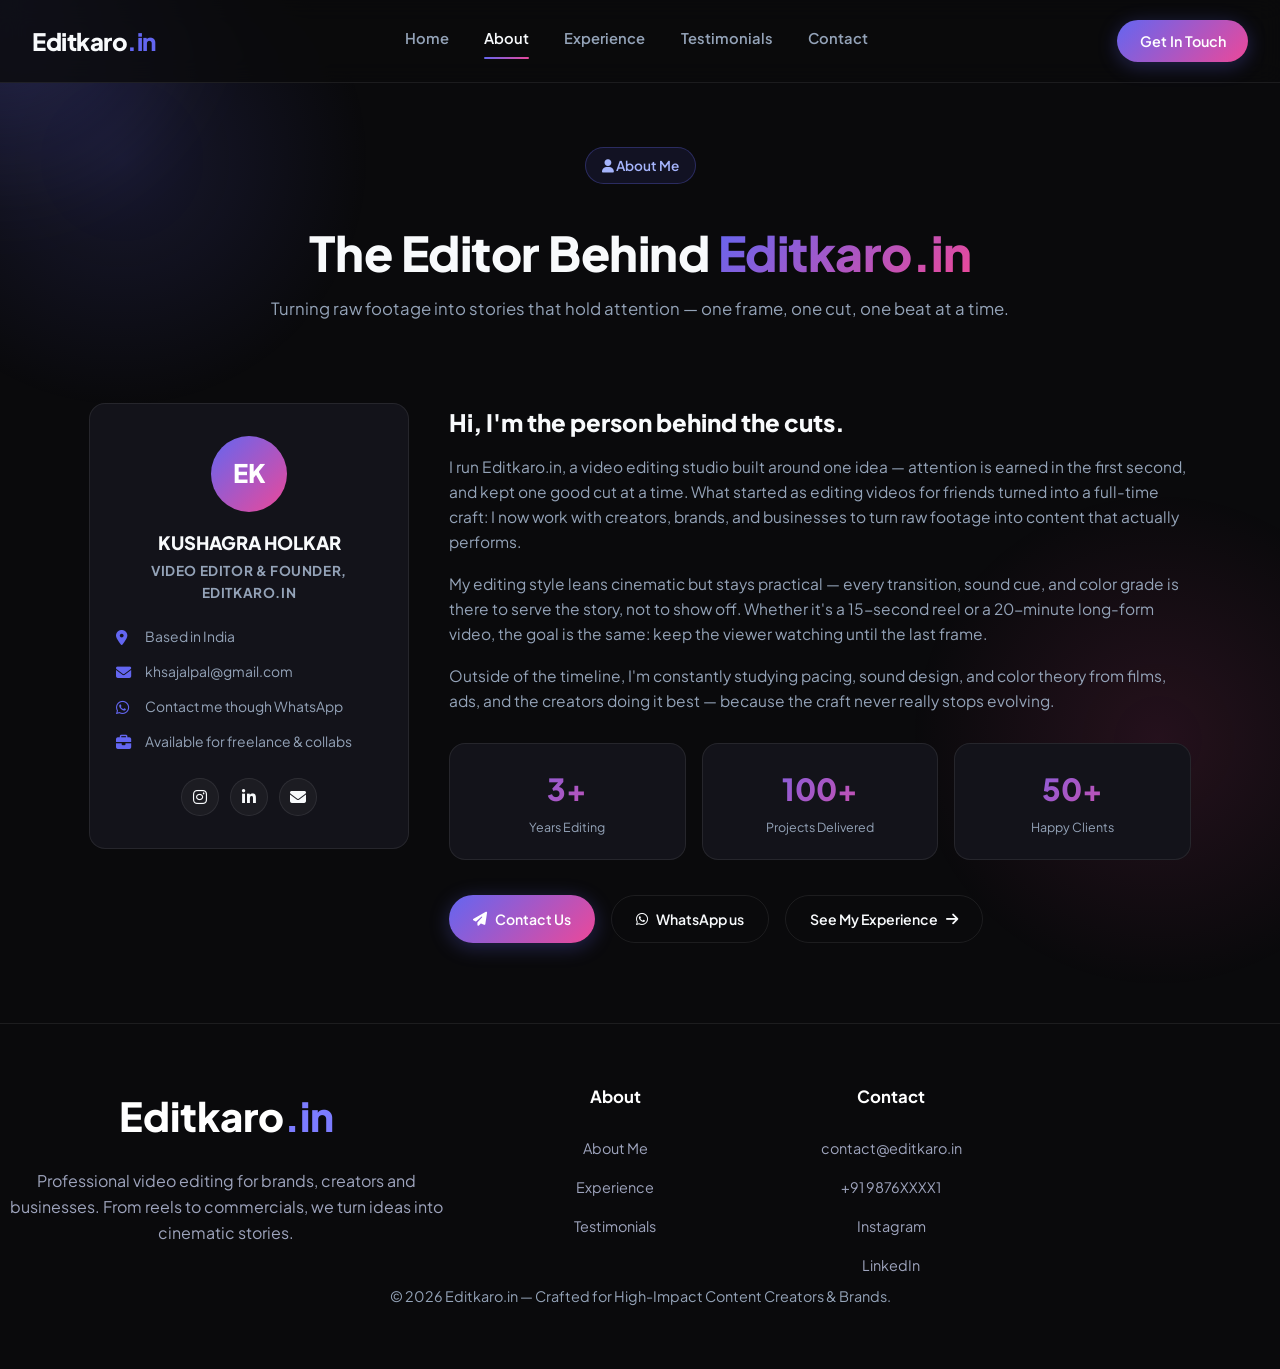
<file: aboutme.html>
<!DOCTYPE html>
<html lang="en">

<head>
  <meta charset="UTF-8" />
  <meta name="viewport" content="width=device-width, initial-scale=1.0" />
  <title>About Me — Editkaro.in</title>

  <link rel="stylesheet" href="https://cdnjs.cloudflare.com/ajax/libs/font-awesome/6.4.0/css/all.min.css" />
  <link href="https://fonts.googleapis.com/css2?family=Plus+Jakarta+Sans:wght@400;500;600;700;800&display=swap" rel="stylesheet" />

  <link rel="stylesheet" href="style.css">
</head>

<body>

  <div class="glow-1"></div>
  <div class="glow-2"></div>
  <div class="cursor-light"></div>

  <!-- Header -->
  <header>
    <div class="nav-container">
      <a href="index.html" class="logo">Editkaro<span>.in</span></a>
      <nav class="nav-links">
        <a href="index.html">Home</a>
        <a href="aboutme.html" class="active">About</a>
        <a href="experience.html">Experience</a>
        <a href="testimonial.html">Testimonials</a>
        <a href="ContactUs.html">Contact</a>
      </nav>
      <a href="ContactUs.html" class="contact-btn">Get In Touch</a>
    </div>
  </header>

  <!-- Page Hero -->
  <section class="page-hero">
    <div class="hero-badge">
      <i class="fa-solid fa-user"></i>
      About Me
    </div>
    <h1>The Editor Behind <span>Editkaro.in</span></h1>
    <p>
      Turning raw footage into stories that hold attention — one frame, one cut, one beat at a time.
    </p>
  </section>

  <!-- About Content -->
  <main class="about-wrapper">

    <!-- Left: Profile / Personal Info Card -->
    <aside class="about-card">
      <div class="about-avatar">EK</div>
      <div class="about-name"> KUSHAGRA HOLKAR</div>
      <div class="about-role">Video Editor &amp; Founder, Editkaro.in</div>

      <div class="info-list">
        <div class="info-item">
          <i class="fa-solid fa-location-dot"></i>
          <span><!-- Replace with your city/country -->Based in India</span>
        </div>
        <div class="info-item">
          <i class="fa-solid fa-envelope"></i>
          <a href="mailto:khsajalpal@gmail.com">khsajalpal@gmail.com</a>
        </div>
        <div class="info-item">
          <i class="fa-brands fa-whatsapp"></i>
          <a href="https://wa.me/+917607916804" target="_blank">Contact me though WhatsApp</a>
        </div>
        <div class="info-item">
          <i class="fa-solid fa-briefcase"></i>
          <span>Available for freelance &amp; collabs</span>
        </div>
      </div>

      <div class="social-row">
        <a href="https://www.instagram.com/kusgrr/" target="_blank" class="social-icon" aria-label="Instagram">
          <i class="fa-brands fa-instagram"></i>
        </a>
        <a href="https://www.linkedin.com/in/kushagra-holkar/" target="_blank" class="social-icon" aria-label="LinkedIn">
          <i class="fa-brands fa-linkedin-in"></i>
        </a>
        <a href="mailto:khsajalpal@gmail.com" class="social-icon" aria-label="Email">
          <i class="fa-solid fa-envelope"></i>
        </a>
      </div>
    </aside>

    <!-- Right: Bio / Story -->
    <section class="about-content">
      <h2>Hi, I'm the person behind the cuts.</h2>
      <p>
        I run Editkaro.in, a video editing studio built around one idea — attention is earned in the first second,
        and kept one good cut at a time. What started as editing videos for friends turned into a full-time craft:
        I now work with creators, brands, and businesses to turn raw footage into content that actually performs.
      </p>
      <p>
        My editing style leans cinematic but stays practical — every transition, sound cue, and color grade is there
        to serve the story, not to show off. Whether it's a 15-second reel or a 20-minute long-form video, the goal
        is the same: keep the viewer watching until the last frame.
      </p>
      <p>
        Outside of the timeline, I'm constantly studying pacing, sound design, and color theory from films, ads, and
        the creators doing it best — because the craft never really stops evolving.
      </p>

      <div class="stats-row">
        <div class="stat-box">
          <div class="stat-num">3+</div>
          <div class="stat-label">Years Editing</div>
        </div>
        <div class="stat-box">
          <div class="stat-num">100+</div>
          <div class="stat-label">Projects Delivered</div>
        </div>
        <div class="stat-box">
          <div class="stat-num">50+</div>
          <div class="stat-label">Happy Clients</div>
        </div>
      </div>

      <div class="contact-cta">
        <a href="mailto:contact@editkaro.in" class="btn-primary">
          <i class="fa-solid fa-paper-plane"></i> Contact Us
        </a>
        <a href="https://wa.me/+919876XXXX1" target="_blank" class="btn-outline">
          <i class="fa-brands fa-whatsapp"></i> WhatsApp us 
        </a>
        <a href="experience.html" class="btn-outline">
          See My Experience <i class="fa-solid fa-arrow-right"></i>
        </a>
      </div>
    </section>

  </main>

  <!-- Footer -->
  <footer class="footer">
    <div class="footer-grid">

      <div class="footer-about">
        <h3>Editkaro<span>.in</span></h3>
        <p>
          Professional video editing for brands, creators and businesses.
          From reels to commercials, we turn ideas into cinematic stories.
        </p>
      </div>

      <div class="footer-links">
        <h4>About</h4>
        <a href="aboutme.html">About Me</a>
        <a href="experience.html">Experience</a>
        <a href="testimonial.html">Testimonials</a>
      </div>

      <div class="footer-links">
        <h4>Contact</h4>
        <a href="mailto:contact@editkaro.in">contact@editkaro.in</a>
        <a href="https://wa.me/919876XXXX1" target="_blank">+91 9876XXXX1</a>
        <a href="https://www.instagram.com/editkaro.in/" target="_blank">Instagram</a>
        <a href="https://www.linkedin.com/company/editkaro.in/" target="_blank">LinkedIn</a>
      </div>

    </div>

    <p>&copy; 2026 Editkaro.in — Crafted for High-Impact Content Creators &amp; Brands.</p>
  </footer>

  <script>
    // Cursor spotlight background effect (matches index.html)
    const cursorLight = document.querySelector(".cursor-light");
    document.addEventListener("mousemove", (e) => {
      cursorLight.style.left = e.clientX + "px";
      cursorLight.style.top = e.clientY + "px";
    });
  </script>

</body>
</html>
</file>
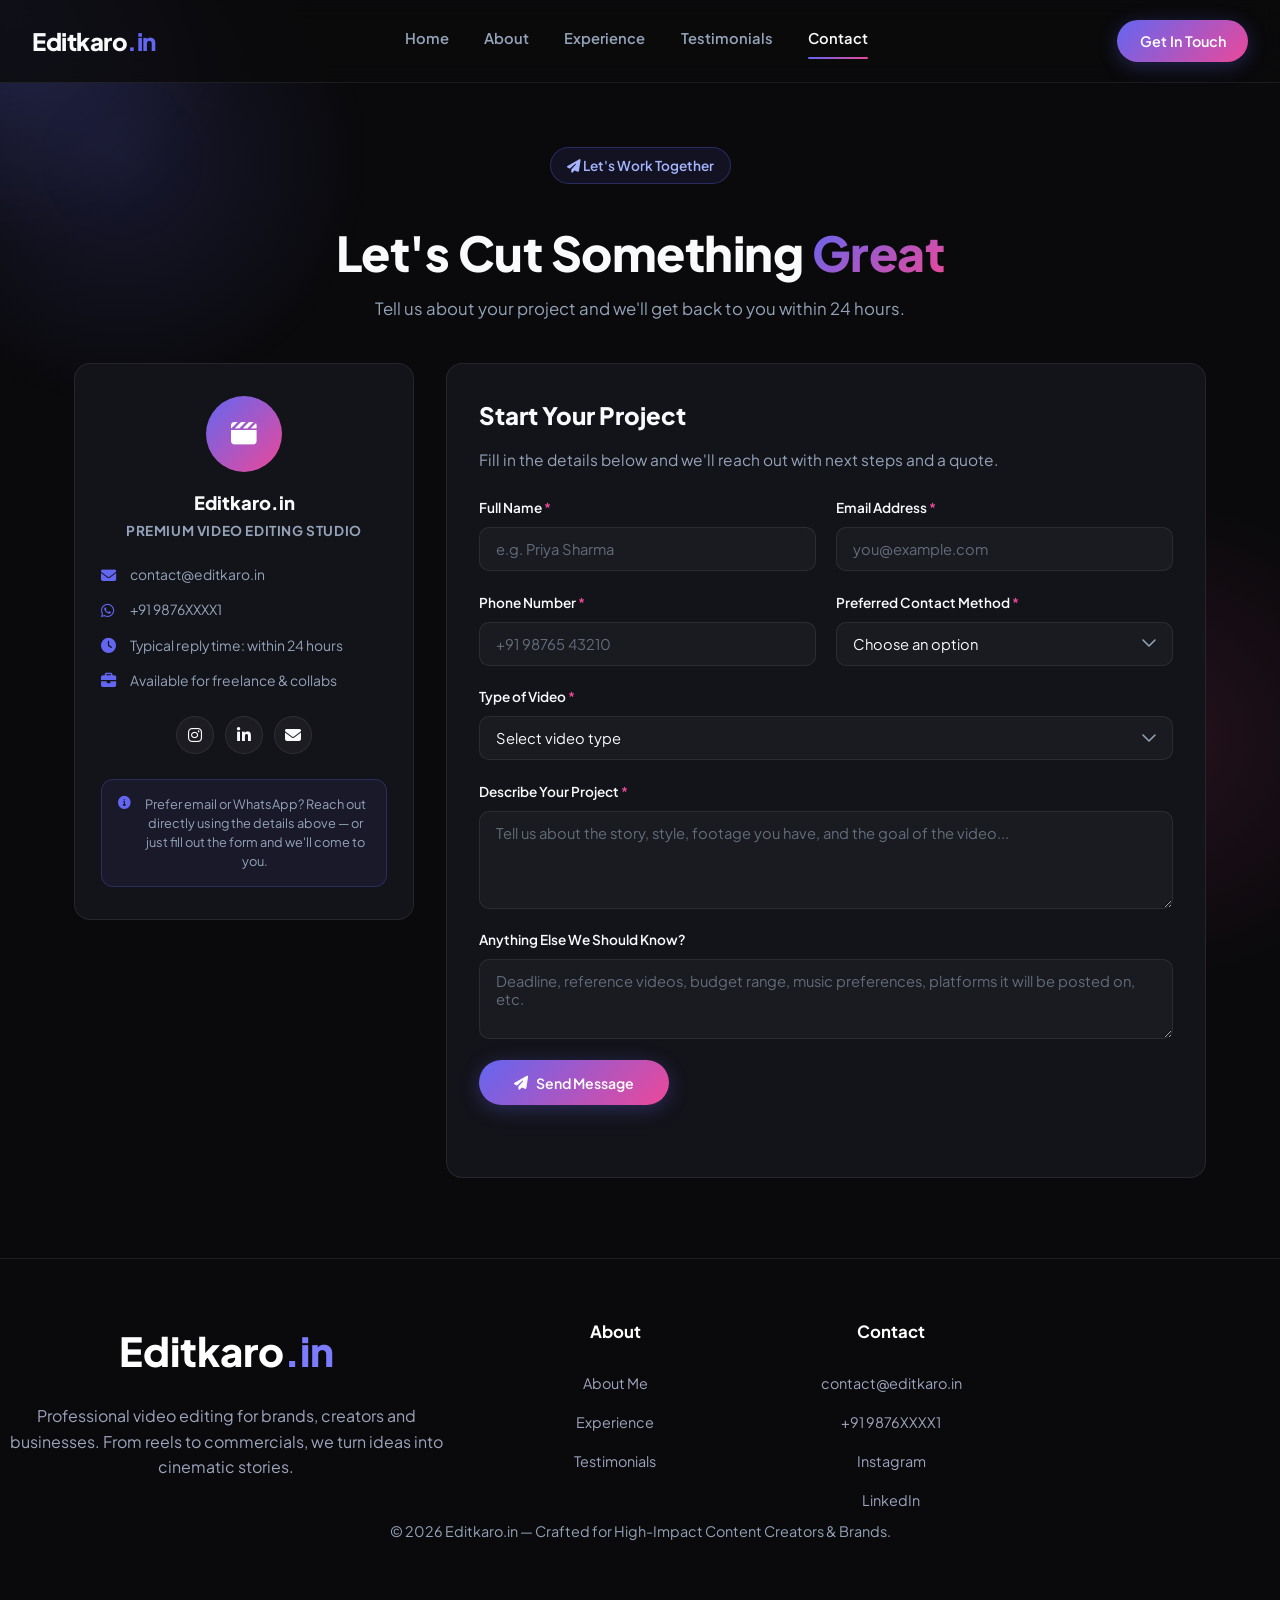
<file: ContactUs.html>
<!DOCTYPE html>
<html lang="en">

<head>
  <meta charset="UTF-8" />
  <meta name="viewport" content="width=device-width, initial-scale=1.0" />
  <title>Contact Us — Editkaro.in</title>

  <link rel="stylesheet" href="https://cdnjs.cloudflare.com/ajax/libs/font-awesome/6.4.0/css/all.min.css" />
  <link href="https://fonts.googleapis.com/css2?family=Plus+Jakarta+Sans:wght@400;500;600;700;800&display=swap" rel="stylesheet" />

  <link rel="stylesheet" href="style.css">
</head>

<body>

  <div class="glow-1"></div>
  <div class="glow-2"></div>
  <div class="cursor-light"></div>

  <!-- Header -->
  <header>
    <div class="nav-container">
      <a href="index.html" class="logo">Editkaro<span>.in</span></a>
      <nav class="nav-links">
        <a href="index.html">Home</a>
        <a href="aboutme.html">About</a>
        <a href="experience.html">Experience</a>
        <a href="testimonial.html">Testimonials</a>
        <a href="ContactUs.html" class="active">Contact</a>
      </nav>
      <a href="ContactUs.html" class="contact-btn">Get In Touch</a>
    </div>
  </header>

  <!-- Page Hero -->
  <section class="page-hero">
    <div class="hero-badge">
      <i class="fa-solid fa-paper-plane"></i>
      Let's Work Together
    </div>
    <h1>Let's Cut Something <span>Great</span></h1>
    <p>
      Tell us about your project and we'll get back to you within 24 hours.
    </p>
  </section>

  <!-- Contact Content -->
  <main class="contact-wrapper">

    <!-- Left: Quick Info Card -->
    <aside class="about-card contact-info-card">
      <div class="about-avatar"><i class="fa-solid fa-clapperboard"></i></div>
      <div class="about-name">Editkaro.in</div>
      <div class="about-role">Premium Video Editing Studio</div>

      <div class="info-list">
        <div class="info-item">
          <i class="fa-solid fa-envelope"></i>
          <a href="mailto:contact@editkaro.in">contact@editkaro.in</a>
        </div>
        <div class="info-item">
          <i class="fa-brands fa-whatsapp"></i>
          <a href="https://wa.me/919876XXXX1" target="_blank">+91 9876XXXX1</a>
        </div>
        <div class="info-item">
          <i class="fa-solid fa-clock"></i>
          <span>Typical reply time: within 24 hours</span>
        </div>
        <div class="info-item">
          <i class="fa-solid fa-briefcase"></i>
          <span>Available for freelance &amp; collabs</span>
        </div>
      </div>

      <div class="social-row">
        <a href="https://www.instagram.com/editkaro.in/" target="_blank" class="social-icon" aria-label="Instagram">
          <i class="fa-brands fa-instagram"></i>
        </a>
        <a href="https://www.linkedin.com/company/editkaro.in/" target="_blank" class="social-icon" aria-label="LinkedIn">
          <i class="fa-brands fa-linkedin-in"></i>
        </a>
        <a href="mailto:contact@editkaro.in" class="social-icon" aria-label="Email">
          <i class="fa-solid fa-envelope"></i>
        </a>
      </div>

      <div class="form-note">
        <i class="fa-solid fa-circle-info"></i>
        Prefer email or WhatsApp? Reach out directly using the details above — or just fill out the form and we'll come to you.
      </div>
    </aside>

    <!-- Right: Contact Form -->
    <section class="about-content contact-form-section">
      <h2>Start Your Project</h2>
      <p>Fill in the details below and we'll reach out with next steps and a quote.</p>

      <form id="contactForm" class="contact-form" novalidate>

        <div class="form-row">
          <div class="form-group">
            <label for="name">Full Name <span class="req">*</span></label>
            <input type="text" id="name" name="name" placeholder="e.g. Priya Sharma" required />
          </div>
          <div class="form-group">
            <label for="email">Email Address <span class="req">*</span></label>
            <input type="email" id="email" name="email" placeholder="you@example.com" required />
          </div>
        </div>

        <div class="form-row">
          <div class="form-group">
            <label for="phone">Phone Number <span class="req">*</span></label>
            <input type="tel" id="phone" name="phone" placeholder="+91 98765 43210" required />
          </div>
          <div class="form-group">
            <label for="preferredContact">Preferred Contact Method <span class="req">*</span></label>
            <select id="preferredContact" name="preferredContact" required>
              <option value="" disabled selected>Choose an option</option>
              <option value="Email">Email</option>
              <option value="Phone Call">Phone Call</option>
              <option value="WhatsApp">WhatsApp</option>
              <option value="Any">No preference</option>
            </select>
          </div>
        </div>

        <div class="form-group">
          <label for="videoType">Type of Video <span class="req">*</span></label>
          <select id="videoType" name="videoType" required>
            <option value="" disabled selected>Select video type</option>
            <option value="Short-Form / Reel">Short-Form / Reel (Under 90s)</option>
            <option value="Long-Form">Long-Form (YouTube / Documentary)</option>
            <option value="Animated">Animated / Motion Graphics</option>
            <option value="Commercial / Ad">Commercial / Ad</option>
            <option value="Color Grading Only">Color Grading Only</option>
            <option value="Other">Other</option>
          </select>
        </div>

        <div class="form-group">
          <label for="description">Describe Your Project <span class="req">*</span></label>
          <textarea id="description" name="description" rows="4" placeholder="Tell us about the story, style, footage you have, and the goal of the video..." required></textarea>
        </div>

        <div class="form-group">
          <label for="additionalInfo">Anything Else We Should Know?</label>
          <textarea id="additionalInfo" name="additionalInfo" rows="3" placeholder="Deadline, reference videos, budget range, music preferences, platforms it will be posted on, etc."></textarea>
        </div>

        <button type="submit" class="btn-primary submit-btn" id="submitBtn">
          <i class="fa-solid fa-paper-plane"></i> Send Message
        </button>

        <div id="formStatus" class="form-status" role="status" aria-live="polite"></div>
      </form>
    </section>

  </main>

  <!-- Footer -->
  <footer class="footer">
    <div class="footer-grid">

      <div class="footer-about">
        <h3>Editkaro<span>.in</span></h3>
        <p>
          Professional video editing for brands, creators and businesses.
          From reels to commercials, we turn ideas into cinematic stories.
        </p>
      </div>

      <div class="footer-links">
        <h4>About</h4>
        <a href="aboutme.html">About Me</a>
        <a href="experience.html">Experience</a>
        <a href="testimonial.html">Testimonials</a>
      </div>

      <div class="footer-links">
        <h4>Contact</h4>
        <a href="mailto:contact@editkaro.in">contact@editkaro.in</a>
        <a href="https://wa.me/919876XXXX1" target="_blank">+91 9876XXXX1</a>
        <a href="https://www.instagram.com/editkaro.in/" target="_blank">Instagram</a>
        <a href="https://www.linkedin.com/company/editkaro.in/" target="_blank">LinkedIn</a>
      </div>

    </div>

    <p>&copy; 2026 Editkaro.in — Crafted for High-Impact Content Creators &amp; Brands.</p>
  </footer>

  <script>
    // Cursor spotlight background effect (matches index.html)
    const cursorLight = document.querySelector(".cursor-light");
    document.addEventListener("mousemove", (e) => {
      cursorLight.style.left = e.clientX + "px";
      cursorLight.style.top = e.clientY + "px";
    });
  </script>

  <!-- Contact form -> Google Sheets integration -->
  <script src="contact-form.js"></script>

</body>
</html>
</file>
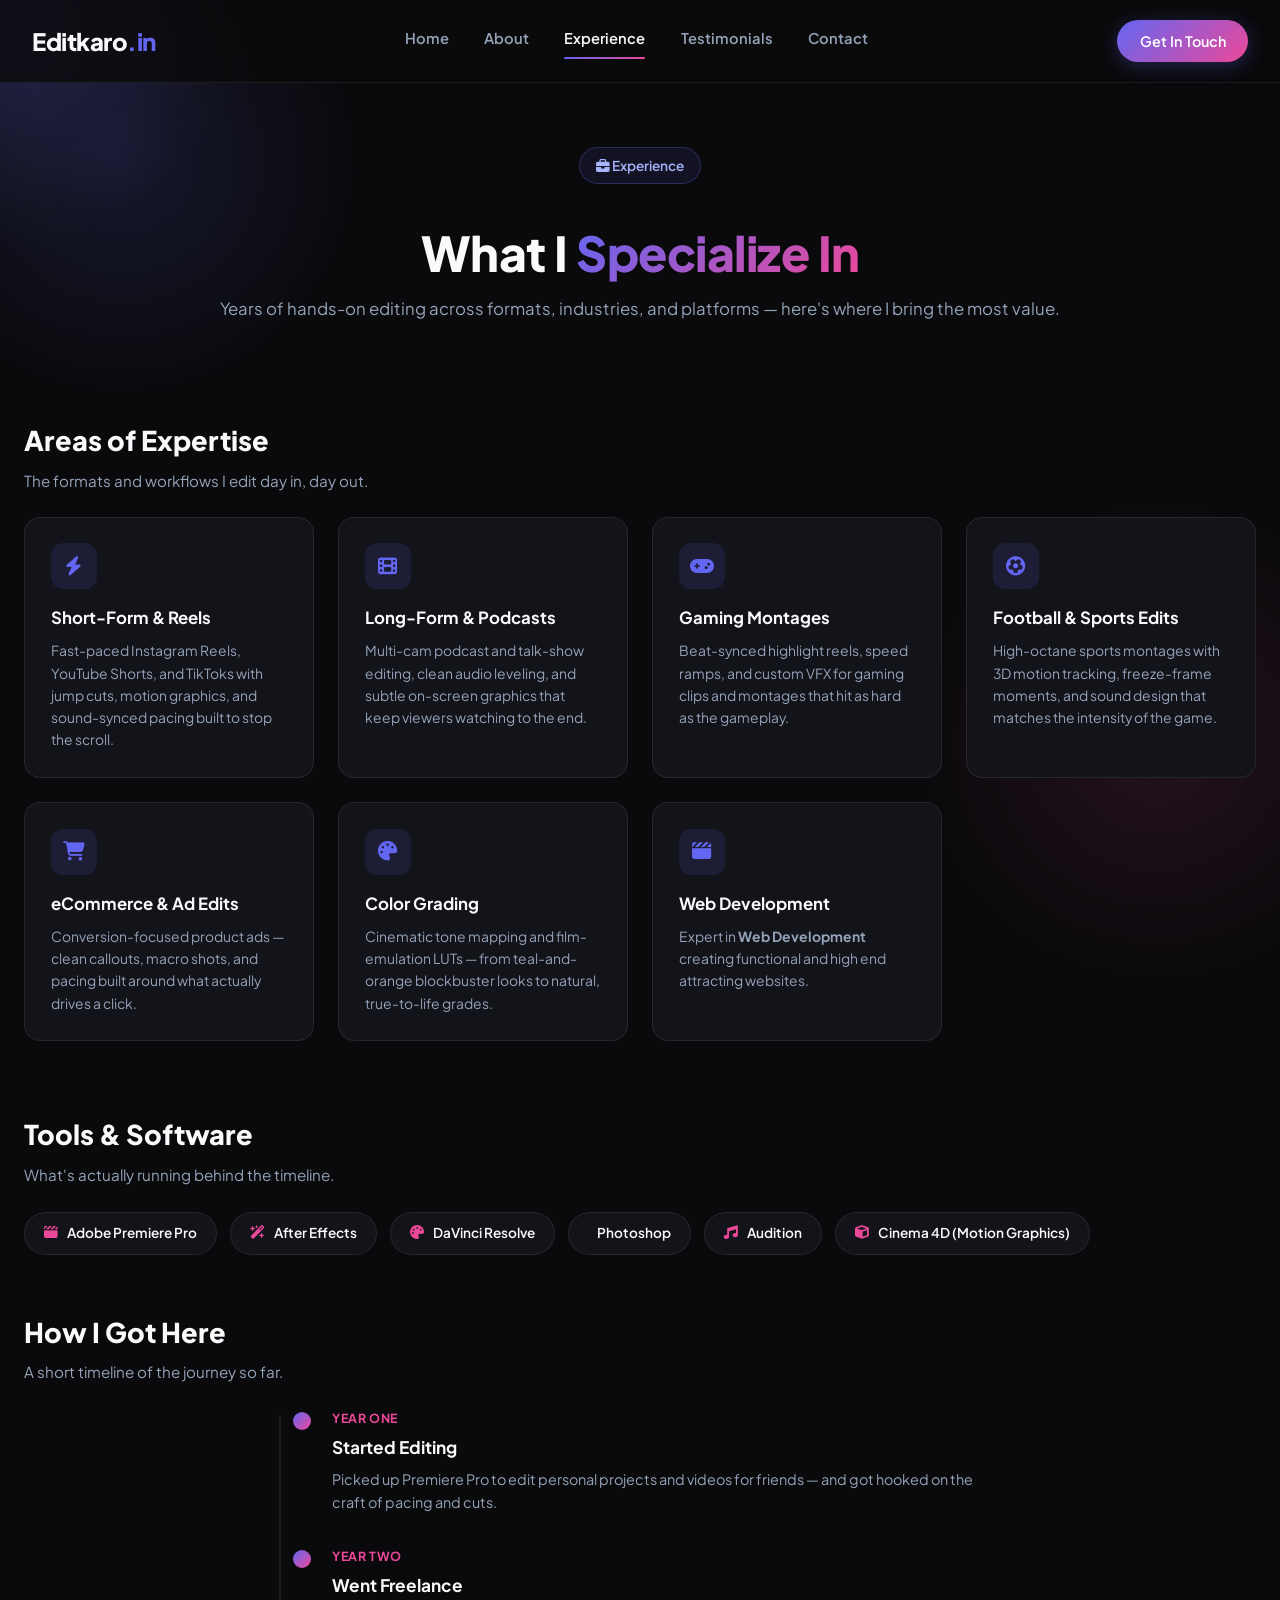
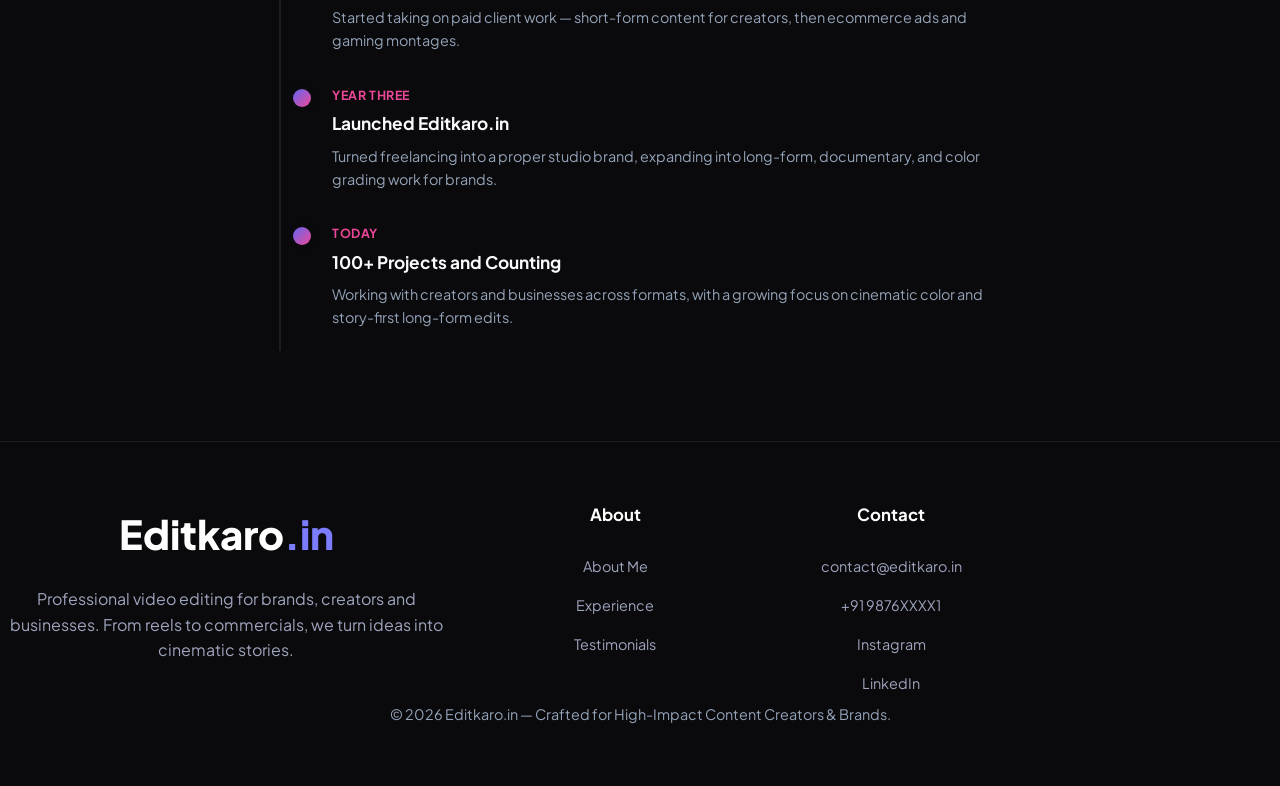
<file: experience.html>
<!DOCTYPE html>
<html lang="en">

<head>
  <meta charset="UTF-8" />
  <meta name="viewport" content="width=device-width, initial-scale=1.0" />
  <title>Experience — Editkaro.in</title>

  <link rel="stylesheet" href="https://cdnjs.cloudflare.com/ajax/libs/font-awesome/6.4.0/css/all.min.css" />
  <link href="https://fonts.googleapis.com/css2?family=Plus+Jakarta+Sans:wght@400;500;600;700;800&display=swap" rel="stylesheet" />

  <link rel="stylesheet" href="style.css">
</head>

<body>

  <div class="glow-1"></div>
  <div class="glow-2"></div>
  <div class="cursor-light"></div>

  <!-- Header -->
  <header>
    <div class="nav-container">
      <a href="index.html" class="logo">Editkaro<span>.in</span></a>
      <nav class="nav-links">
        <a href="index.html">Home</a>
        <a href="aboutme.html">About</a>
        <a href="experience.html" class="active">Experience</a>
        <a href="testimonial.html">Testimonials</a>
        <a href="ContactUs.html">Contact</a>
      </nav>
      <a href="ContactUs.html" class="contact-btn">Get In Touch</a>
    </div>
  </header>

  <!-- Page Hero -->
  <section class="page-hero">
    <div class="hero-badge">
      <i class="fa-solid fa-briefcase"></i>
      Experience
    </div>
    <h1>What I <span>Specialize In</span></h1>
    <p>
      Years of hands-on editing across formats, industries, and platforms — here's where I bring the most value.
    </p>
  </section>

  <!-- Specializations -->
  <div class="section-heading">
    <h2>Areas of Expertise</h2>
    <p>The formats and workflows I edit day in, day out.</p>
  </div>

  <div class="expertise-grid">

    <div class="expertise-card">
      <div class="expertise-icon"><i class="fa-solid fa-bolt"></i></div>
      <h3>Short-Form &amp; Reels</h3>
      <p>Fast-paced Instagram Reels, YouTube Shorts, and TikToks with jump cuts, motion graphics, and sound-synced pacing built to stop the scroll.</p>
    </div>

    <div class="expertise-card">
      <div class="expertise-icon"><i class="fa-solid fa-film"></i></div>
      <h3>Long-Form &amp; Podcasts</h3>
      <p>Multi-cam podcast and talk-show editing, clean audio leveling, and subtle on-screen graphics that keep viewers watching to the end.</p>
    </div>

    <div class="expertise-card">
      <div class="expertise-icon"><i class="fa-solid fa-gamepad"></i></div>
      <h3>Gaming Montages</h3>
      <p>Beat-synced highlight reels, speed ramps, and custom VFX for gaming clips and montages that hit as hard as the gameplay.</p>
    </div>

    <div class="expertise-card">
      <div class="expertise-icon"><i class="fa-solid fa-futbol"></i></div>
      <h3>Football &amp; Sports Edits</h3>
      <p>High-octane sports montages with 3D motion tracking, freeze-frame moments, and sound design that matches the intensity of the game.</p>
    </div>

    <div class="expertise-card">
      <div class="expertise-icon"><i class="fa-solid fa-cart-shopping"></i></div>
      <h3>eCommerce &amp; Ad Edits</h3>
      <p>Conversion-focused product ads — clean callouts, macro shots, and pacing built around what actually drives a click.</p>
    </div>

    <div class="expertise-card">
      <div class="expertise-icon"><i class="fa-solid fa-palette"></i></div>
      <h3>Color Grading</h3>
      <p>Cinematic tone mapping and film-emulation LUTs — from teal-and-orange blockbuster looks to natural, true-to-life grades.</p>
    </div>
    
    <div class="expertise-card">
      <div class="expertise-icon"><i class="fa-solid fa-clapperboard"></i></div>
      <h3>Web Development</h3>
      <p>Expert in <b>Web Development</b> creating functional and high end attracting websites.</p>
    </div>

  </div>

  <!-- Tools -->
  <div class="section-heading">
    <h2>Tools &amp; Software</h2>
    <p>What's actually running behind the timeline.</p>
  </div>

  <div class="tools-row">
    <div class="tool-chip"><i class="fa-solid fa-clapperboard"></i> Adobe Premiere Pro</div>
    <div class="tool-chip"><i class="fa-solid fa-wand-magic-sparkles"></i> After Effects</div>
    <div class="tool-chip"><i class="fa-solid fa-palette"></i> DaVinci Resolve</div>
    <div class="tool-chip"><i class="fa-brands fa-adobe"></i> Photoshop</div>
    <div class="tool-chip"><i class="fa-solid fa-music"></i> Audition</div>
    <div class="tool-chip"><i class="fa-solid fa-cube"></i> Cinema 4D (Motion Graphics)</div>
  </div>

  <!-- Timeline -->
  <div class="section-heading">
    <h2>How I Got Here</h2>
    <p>A short timeline of the journey so far.</p>
  </div>

  <div class="timeline">

    <div class="timeline-item">
      <div class="timeline-dot"></div>
      <div class="timeline-year">Year One</div>
      <h3>Started Editing</h3>
      <p>Picked up Premiere Pro to edit personal projects and videos for friends — and got hooked on the craft of pacing and cuts.</p>
    </div>

    <div class="timeline-item">
      <div class="timeline-dot"></div>
      <div class="timeline-year">Year Two</div>
      <h3>Went Freelance</h3>
      <p>Started taking on paid client work — short-form content for creators, then ecommerce ads and gaming montages.</p>
    </div>

    <div class="timeline-item">
      <div class="timeline-dot"></div>
      <div class="timeline-year">Year Three</div>
      <h3>Launched Editkaro.in</h3>
      <p>Turned freelancing into a proper studio brand, expanding into long-form, documentary, and color grading work for brands.</p>
    </div>

    <div class="timeline-item">
      <div class="timeline-dot"></div>
      <div class="timeline-year">Today</div>
      <h3>100+ Projects and Counting</h3>
      <p>Working with creators and businesses across formats, with a growing focus on cinematic color and story-first long-form edits.</p>
    </div>

  </div>

  <!-- Footer -->
  <footer class="footer">
    <div class="footer-grid">

      <div class="footer-about">
        <h3>Editkaro<span>.in</span></h3>
        <p>
          Professional video editing for brands, creators and businesses.
          From reels to commercials, we turn ideas into cinematic stories.
        </p>
      </div>

      <div class="footer-links">
        <h4>About</h4>
        <a href="aboutme.html">About Me</a>
        <a href="experience.html">Experience</a>
        <a href="testimonial.html">Testimonials</a>
      </div>

      <div class="footer-links">
        <h4>Contact</h4>
        <a href="mailto:contact@editkaro.in">contact@editkaro.in</a>
        <a href="https://wa.me/919876XXXX1" target="_blank">+91 9876XXXX1</a>
        <a href="https://www.instagram.com/editkaro.in/" target="_blank">Instagram</a>
        <a href="https://www.linkedin.com/company/editkaro.in/" target="_blank">LinkedIn</a>
      </div>

    </div>

    <p>&copy; 2026 Editkaro.in — Crafted for High-Impact Content Creators &amp; Brands.</p>
  </footer>

  <script>
    // Cursor spotlight background effect (matches index.html)
    const cursorLight = document.querySelector(".cursor-light");
    document.addEventListener("mousemove", (e) => {
      cursorLight.style.left = e.clientX + "px";
      cursorLight.style.top = e.clientY + "px";
    });
  </script>

</body>
</html>
</file>
<file: style.css>
/* CSS Variables & Base Styles */
:root {
  --bg-dark: #0a0a0c;
  --bg-card: #13131a;
  --primary: #6366f1;
  --primary-hover: #4f46e5;
  --accent: #ec4899;
  --text-main: #f8fafc;
  --text-muted: #94a3b8;
  --border: rgba(255, 255, 255, 0.08);
  --radius: 16px;
  --transition: all 0.3s cubic-bezier(0.4, 0, 0.2, 1);
}

* {
  box-sizing: border-box;
  margin: 0;
  padding: 0;
}

body {
  font-family: 'Plus Jakarta Sans', sans-serif;
  background-color: var(--bg-dark);
  color: var(--text-main);
  line-height: 1.6;
  overflow-x: hidden;
}

/* Background Glow Effects */
.glow-1 {
  position: fixed;
  top: -10%;
  left: -10%;
  width: 500px;
  height: 500px;
  background: radial-gradient(circle, rgba(99, 102, 241, 0.15) 0%, rgba(0, 0, 0, 0) 70%);
  z-index: -1;
  pointer-events: none;
}

.glow-2 {
  position: fixed;
  bottom: -10%;
  right: -10%;
  width: 500px;
  height: 500px;
  background: radial-gradient(circle, rgba(236, 72, 153, 0.12) 0%, rgba(0, 0, 0, 0) 70%);
  z-index: -1;
  pointer-events: none;
}

.cursor-light {
  position: fixed;
  width: 450px;
  height: 450px;
  border-radius: 50%;
  pointer-events: none;
  background: radial-gradient(
    circle,
    rgba(99, 102, 241, 0.28) 0%,
    rgba(99, 102, 241, 0.12) 35%,
    rgba(99, 102, 241, 0.04) 60%,
    transparent 75%
  );
  transform: translate(-50%, -50%);
  z-index: 0;
  transition: left 0.08s linear, top 0.08s linear;
  filter: blur(25px);
  mix-blend-mode: screen;
}

/* Header & Navigation */
header {
  position: sticky;
  top: 0;
  backdrop-filter: blur(12px);
  background: rgba(10, 10, 12, 0.8);
  border-bottom: 1px solid var(--border);
  z-index: 100;
  padding: 1.25rem 2rem;
}

.nav-container {
  max-width: 1280px;
  margin: 0 auto;
  display: flex;
  justify-content: space-between;
  align-items: center;
}

.logo {
  font-size: 1.5rem;
  font-weight: 800;
  color: var(--text-main);
  text-decoration: none;
  letter-spacing: -0.5px;
}

.logo span {
  color: var(--primary);
}

.contact-btn {
  background: linear-gradient(135deg, var(--primary), var(--accent));
  color: #fff;
  padding: 0.6rem 1.4rem;
  border-radius: 30px;
  text-decoration: none;
  font-weight: 600;
  font-size: 0.9rem;
  transition: var(--transition);
  box-shadow: 0 4px 20px rgba(99, 102, 241, 0.3);
}

.contact-btn:hover {
  transform: translateY(-2px);
  box-shadow: 0 6px 25px rgba(99, 102, 241, 0.5);
}

/* Hero Section */
.hero {
  text-align: center;
  padding: 5rem 1.5rem 3rem;
  max-width: 1300px;
  margin: 0 auto;
}

.hero-badge {
  display: inline-block;
  background: rgba(99, 102, 241, 0.1);
  border: 1px solid rgba(99, 102, 241, 0.3);
  color: #a5b4fc;
  padding: 0.4rem 1rem;
  border-radius: 20px;
  font-size: 0.85rem;
  font-weight: 600;
  margin-bottom: 1.5rem;
}

.hero h1 {
  font-weight: 800;
  line-height: 1.1;
  display: flex;
  flex-direction: column;
  align-items: center;
  transition: transform 0.35s ease;
  width: 100%;
}

.hero h1 span {
  font-weight: 700;
  margin-top: 10px;
  display: block;
  width: 100%;
  white-space: nowrap;
  background-clip: text;
  -webkit-background-clip: text;
}

.hero h1 .main-title {
  font-size: clamp(0.95rem, 4.6vw, 4.4rem);
  font-weight: 800;
  margin-top: 0;
}

.hero h1 .sub-title {
  font-size: clamp(0.8rem, 3.9vw, 3.7rem);
}

.hero:hover h1 {
  transform: scale(1.05);
}

.hero p {
  color: var(--text-muted);
  font-size: 1.1rem;
}

@media (max-width: 340px) {
  .hero {
    padding-left: 0.75rem;
    padding-right: 0.75rem;
  }
}

/* Filter Controls */
.controls-container {
  max-width: 1280px;
  margin: 2rem auto;
  padding: 0 1.5rem;
}

.filter-wrapper {
  display: flex;
  gap: 0.6rem;
  overflow-x: auto;
  padding-bottom: 0.8rem;
  scrollbar-width: thin;
  scrollbar-color: var(--border) transparent;
}

.filter-btn {
  background: var(--bg-card);
  border: 1px solid var(--border);
  color: var(--text-muted);
  padding: 0.6rem 1.2rem;
  border-radius: 30px;
  font-size: 0.9rem;
  font-weight: 600;
  cursor: pointer;
  white-space: nowrap;
  transition: var(--transition);
}

.filter-btn:hover {
  color: var(--text-main);
  border-color: rgba(255, 255, 255, 0.2);
}

.filter-btn.active {
  background: var(--primary);
  color: #fff;
  border-color: var(--primary);
  box-shadow: 0 4px 15px rgba(99, 102, 241, 0.3);
}

/* Portfolio Grid */
.portfolio-grid {
  max-width: 1280px;
  margin: 0 auto 5rem;
  padding: 0 1.5rem;
  display: grid;
  grid-template-columns: repeat(auto-fill, minmax(320px, 1fr));
  gap: 1.8rem;
}

.portfolio-card {
  background: var(--bg-card);
  border: 1px solid var(--border);
  border-radius: var(--radius);
  overflow: hidden;
  cursor: pointer;
  transition: var(--transition);
  position: relative;
  isolation: isolate;
}

.portfolio-card:hover {
  transform: translateY(-6px);
  border-color: rgba(99, 102, 241, 0.4);
  box-shadow: 0 12px 30px rgba(0, 0, 0, 0.5);
}

.card-thumbnail {
  position: relative;
  aspect-ratio: 16/9;
  background-color: #1a1a24;
  overflow: hidden;
}

.card-thumbnail img {
  width: 100%;
  height: 100%;
  object-fit: cover;
  transition: var(--transition);
}

.card-thumbnail video {
  width: 100%;
  height: 100%;
  object-fit: cover;
  display: block;
}

.portfolio-card:hover .card-thumbnail img {
  transform: scale(1.05);
}

.play-overlay {
  position: absolute;
  inset: 0;
  background: rgba(0, 0, 0, 0.4);
  display: flex;
  align-items: center;
  justify-content: center;
  opacity: 0;
  transition: var(--transition);
}

.portfolio-card:hover .play-overlay {
  opacity: 1;
}

.play-icon {
  width: 50px;
  height: 50px;
  background: var(--primary);
  border-radius: 50%;
  display: flex;
  align-items: center;
  justify-content: center;
  color: #fff;
  font-size: 1.1rem;
  padding-left: 3px;
  box-shadow: 0 4px 20px rgba(0, 0, 0, 0.4);
}

.card-info {
  padding: 1.25rem;
}

.card-tag {
  font-size: 0.75rem;
  text-transform: uppercase;
  letter-spacing: 0.8px;
  color: var(--accent);
  font-weight: 700;
  margin-bottom: 0.4rem;
}

.card-title {
  font-size: 1.1rem;
  font-weight: 700;
  color: var(--text-main);
  margin-bottom: 0.4rem;
}

.card-desc {
  font-size: 0.88rem;
  color: var(--text-muted);
}

/* Video Lightbox Modal */
.modal {
  position: fixed;
  inset: 0;
  background: rgba(0, 0, 0, 0.85);
  backdrop-filter: blur(8px);
  z-index: 1000;
  display: flex;
  align-items: center;
  justify-content: center;
  padding: 1.5rem;
  opacity: 0;
  pointer-events: none;
  transition: var(--transition);
}

.modal.active {
  opacity: 1;
  pointer-events: auto;
}

.modal-content {
  background: var(--bg-card);
  border: 1px solid var(--border);
  border-radius: var(--radius);
  width: 100%;
  max-width: 900px;
  overflow: hidden;
  position: relative;
  box-shadow: 0 20px 50px rgba(0, 0, 0, 0.8);
  transform: scale(0.95);
  transition: var(--transition);
}

.modal.active .modal-content {
  transform: scale(1);
}

.modal-close {
  position: absolute;
  top: 1rem;
  right: 1rem;
  background: rgba(0, 0, 0, 0.6);
  color: #fff;
  border: none;
  width: 36px;
  height: 36px;
  border-radius: 50%;
  cursor: pointer;
  z-index: 10;
  font-size: 1.1rem;
  display: flex;
  align-items: center;
  justify-content: center;
  transition: var(--transition);
}

.modal-close:hover {
  background: var(--accent);
}

.video-container {
  aspect-ratio: 16/9;
  width: 100%;
  background: #000;
}

.video-container iframe {
  width: 100%;
  height: 100%;
  border: none;
}

.modal-details {
  padding: 1.5rem;
}

/* Footer Section */
footer,
.footer {
  border-top: 1px solid var(--border);
  padding: 3rem 1.5rem;
  text-align: center;
  color: var(--text-muted);
  font-size: 0.9rem;
}

.footer {
  margin-top: 80px;
  padding: 60px 0;
  border-top: 1px solid rgba(255, 255, 255, 0.08);
}

.footer-grid {
  display: grid;
  grid-template-columns: 2fr 1fr 1fr 1fr;
  gap: 50px;
}

.footer-about {
  display: flex;
  flex-direction: column;
  align-items: center;
  text-align: center;
}

.footer-about h3 {
  font-size: 2.5rem;
  font-weight: 800;
  color: #fff;
  margin-bottom: 1.25rem;
}

.footer-about span {
  color: #7c7cff;
}

.footer-about p {
  color: #9ea4bd;
  line-height: 1.6;
  max-width: 480px; /* Controls exact line wrapping */
  margin: 0 auto;
  text-align: center;
  font-size: 1rem;
}

.footer-links {
  display: flex;
  flex-direction: column;
}

.footer-links h4 {
  color: #fff;
  margin-bottom: 18px;
  font-size: 1.05rem;
}

.footer-links a {
  color: #9ea4bd;
  text-decoration: none;
  margin: 8px 0;
  transition: 0.3s;
}

.footer-links a:hover {
  color: #ff5bc7;
  transform: translateX(6px);
}

/* Animation Utility Classes */
.fade-out {
  opacity: 0;
  transform: scale(0.95);
}

.fade-in {
  opacity: 1;
  transform: scale(1);
}

@media (max-width: 900px){

    .footer-grid{
        grid-template-columns: 1fr;
        gap: 40px;
    }

    .footer-about p{
        max-width: 100%;
    }

}

/* ==========================================================================
   Shared Page Navigation (multi-page nav links in header)
   ========================================================================== */
.nav-links {
  display: flex;
  align-items: center;
  gap: 2.2rem;
}

.nav-links a {
  position: relative;
  color: var(--text-muted);
  text-decoration: none;
  font-size: 0.92rem;
  font-weight: 600;
  transition: var(--transition);
  padding-bottom: 4px;
}

.nav-links a:hover {
  color: var(--text-main);
}

.nav-links a.active {
  color: var(--text-main);
}

.nav-links a.active::after {
  content: '';
  position: absolute;
  left: 0;
  right: 0;
  bottom: -4px;
  height: 2px;
  border-radius: 2px;
  background: linear-gradient(135deg, var(--primary), var(--accent));
}

@media (max-width: 720px) {
  .nav-container {
    flex-wrap: wrap;
    row-gap: 0.9rem;
  }

  .nav-links {
    order: 3;
    width: 100%;
    justify-content: center;
    gap: 1.4rem;
    flex-wrap: wrap;
  }
}

/* ==========================================================================
   Shared Sub-Page Hero (About / Experience / Testimonials)
   ========================================================================== */
.page-hero {
  text-align: center;
  padding: 4.5rem 1.5rem 1rem;
  max-width: 760px;
  margin: 0 auto;
}

.page-hero h1 {
  font-size: clamp(2.4rem, 5vw, 3.6rem);
  font-weight: 800;
  line-height: 1.1;
  letter-spacing: -0.5px;
}

.page-hero h1 span {
  background: linear-gradient(135deg, var(--primary), var(--accent));
  -webkit-background-clip: text;
  background-clip: text;
  color: transparent;
}

.page-hero p {
  color: var(--text-muted);
  font-size: 1.05rem;
  margin-top: 1rem;
}

.section-heading {
  max-width: 1280px;
  margin: 3.5rem auto 1.5rem;
  padding: 0 1.5rem;
}

.section-heading h2 {
  font-size: 1.7rem;
  font-weight: 800;
}

.section-heading p {
  color: var(--text-muted);
  font-size: 0.95rem;
  margin-top: 0.4rem;
}

/* ==========================================================================
   About Me Page
   ========================================================================== */
.about-wrapper {
  max-width: 1150px;
  margin: 2.5rem auto 2rem;
  padding: 0 1.5rem;
  display: grid;
  grid-template-columns: 320px 1fr;
  gap: 2.5rem;
  align-items: start;
}

.about-card {
  background: var(--bg-card);
  border: 1px solid var(--border);
  border-radius: var(--radius);
  padding: 2rem 1.6rem;
  text-align: center;
  position: sticky;
  top: 110px;
}

.about-avatar {
  width: 130px;
  height: 130px;
  margin: 0 auto 1.1rem;
  border-radius: 50%;
  background: linear-gradient(135deg, var(--primary), var(--accent));
  display: flex;
  align-items: center;
  justify-content: center;
  font-size: 2.6rem;
  font-weight: 800;
  color: #fff;
}

.about-name {
  font-size: 1.25rem;
  font-weight: 800;
}

.about-role {
  color: var(--accent);
  font-size: 0.85rem;
  font-weight: 700;
  text-transform: uppercase;
  letter-spacing: 0.6px;
  margin-top: 0.3rem;
}

.info-list {
  margin-top: 1.4rem;
  display: flex;
  flex-direction: column;
  gap: 0.8rem;
  text-align: left;
}

.info-item {
  display: flex;
  align-items: center;
  gap: 0.7rem;
  font-size: 0.87rem;
  color: var(--text-muted);
}

.info-item a {
  color: var(--text-muted);
  text-decoration: none;
  transition: var(--transition);
}

.info-item a:hover {
  color: var(--text-main);
}

.info-item i {
  width: 18px;
  color: var(--primary);
  font-size: 0.95rem;
}

.social-row {
  display: flex;
  justify-content: center;
  gap: 0.7rem;
  margin-top: 1.5rem;
}

.social-icon {
  width: 38px;
  height: 38px;
  border-radius: 50%;
  background: rgba(255, 255, 255, 0.04);
  border: 1px solid var(--border);
  display: flex;
  align-items: center;
  justify-content: center;
  color: var(--text-main);
  text-decoration: none;
  transition: var(--transition);
}

.social-icon:hover {
  background: var(--primary);
  border-color: var(--primary);
  transform: translateY(-3px);
}

.about-content h2 {
  font-size: 1.5rem;
  font-weight: 800;
  margin-bottom: 0.9rem;
}

.about-content p {
  color: var(--text-muted);
  margin-bottom: 1.1rem;
  font-size: 0.97rem;
}

.stats-row {
  display: grid;
  grid-template-columns: repeat(3, 1fr);
  gap: 1rem;
  margin: 1.8rem 0 2.2rem;
}

.stat-box {
  background: var(--bg-card);
  border: 1px solid var(--border);
  border-radius: var(--radius);
  padding: 1.3rem 0.8rem;
  text-align: center;
}

.stat-num {
  font-size: 1.9rem;
  font-weight: 800;
  background: linear-gradient(135deg, var(--primary), var(--accent));
  -webkit-background-clip: text;
  background-clip: text;
  color: transparent;
}

.stat-label {
  font-size: 0.78rem;
  color: var(--text-muted);
  margin-top: 0.3rem;
}

.contact-cta {
  display: flex;
  flex-wrap: wrap;
  gap: 1rem;
  margin-top: 0.5rem;
}

.btn-primary,
.btn-outline {
  padding: 0.75rem 1.5rem;
  border-radius: 30px;
  font-weight: 600;
  font-size: 0.88rem;
  text-decoration: none;
  transition: var(--transition);
  display: inline-flex;
  align-items: center;
  gap: 0.5rem;
}

.btn-primary {
  background: linear-gradient(135deg, var(--primary), var(--accent));
  color: #fff;
  box-shadow: 0 4px 20px rgba(99, 102, 241, 0.3);
}

.btn-primary:hover {
  transform: translateY(-2px);
  box-shadow: 0 6px 25px rgba(99, 102, 241, 0.5);
}

.btn-outline {
  border: 1px solid var(--border);
  color: var(--text-main);
}

.btn-outline:hover {
  border-color: var(--primary);
  color: #a5b4fc;
}

@media (max-width: 860px) {
  .about-wrapper {
    grid-template-columns: 1fr;
  }

  .about-card {
    position: static;
  }
}

/* ==========================================================================
   Experience Page
   ========================================================================== */
.expertise-grid {
  max-width: 1280px;
  margin: 0 auto;
  padding: 0 1.5rem 1rem;
  display: grid;
  grid-template-columns: repeat(auto-fill, minmax(270px, 1fr));
  gap: 1.5rem;
}

.expertise-card {
  background: var(--bg-card);
  border: 1px solid var(--border);
  border-radius: var(--radius);
  padding: 1.6rem;
  transition: var(--transition);
}

.expertise-card:hover {
  transform: translateY(-5px);
  border-color: rgba(99, 102, 241, 0.4);
  box-shadow: 0 12px 30px rgba(0, 0, 0, 0.4);
}

.expertise-icon {
  width: 46px;
  height: 46px;
  border-radius: 12px;
  background: rgba(99, 102, 241, 0.12);
  color: var(--primary);
  display: flex;
  align-items: center;
  justify-content: center;
  font-size: 1.2rem;
  margin-bottom: 1rem;
}

.expertise-card h3 {
  font-size: 1.05rem;
  font-weight: 700;
  margin-bottom: 0.5rem;
}

.expertise-card p {
  font-size: 0.87rem;
  color: var(--text-muted);
}

.tools-row {
  max-width: 1280px;
  margin: 0 auto;
  padding: 0 1.5rem;
  display: flex;
  flex-wrap: wrap;
  gap: 0.8rem;
}

.tool-chip {
  background: var(--bg-card);
  border: 1px solid var(--border);
  padding: 0.6rem 1.2rem;
  border-radius: 30px;
  font-size: 0.85rem;
  font-weight: 600;
  display: flex;
  align-items: center;
  gap: 0.55rem;
  color: var(--text-main);
}

.tool-chip i {
  color: var(--accent);
}

.timeline {
  max-width: 780px;
  margin: 0 auto;
  padding: 0 1.5rem 2rem;
  position: relative;
}

.timeline::before {
  content: '';
  position: absolute;
  left: 29px;
  top: 6px;
  bottom: 10px;
  width: 2px;
  background: var(--border);
}

.timeline-item {
  position: relative;
  padding-left: 58px;
  margin-bottom: 2.1rem;
}

.timeline-item:last-child {
  margin-bottom: 0;
}

.timeline-dot {
  position: absolute;
  left: 19px;
  top: 3px;
  width: 18px;
  height: 18px;
  border-radius: 50%;
  background: linear-gradient(135deg, var(--primary), var(--accent));
  box-shadow: 0 0 0 4px var(--bg-dark);
}

.timeline-year {
  font-size: 0.78rem;
  color: var(--accent);
  font-weight: 700;
  letter-spacing: 0.6px;
  text-transform: uppercase;
}

.timeline-item h3 {
  font-size: 1.08rem;
  font-weight: 700;
  margin: 0.3rem 0 0.4rem;
}

.timeline-item p {
  color: var(--text-muted);
  font-size: 0.9rem;
}

/* ==========================================================================
   Testimonials Page
   ========================================================================== */
.testimonial-grid {
  max-width: 1100px;
  margin: 0 auto;
  padding: 0 1.5rem 3rem;
  display: grid;
  grid-template-columns: repeat(auto-fit, minmax(430px, 1fr));
  gap: 2rem;
}

.testimonial-card {
  background: var(--bg-card);
  border: 1px solid var(--border);
  border-radius: var(--radius);
  overflow: hidden;
  transition: var(--transition);
  display: flex;
  gap: 0;
}

.testimonial-card:hover {
  border-color: rgba(99, 102, 241, 0.4);
  box-shadow: 0 12px 30px rgba(0, 0, 0, 0.4);
}

.testimonial-reel {
  flex: 0 0 170px;
  padding: 1.4rem 0 1.4rem 1.4rem;
}

.phone-frame {
  width: 100%;
  aspect-ratio: 9 / 16;
  border-radius: 20px;
  border: 5px solid #1c1c26;
  background: #000;
  position: relative;
  overflow: hidden;
  cursor: pointer;
  box-shadow: 0 10px 25px rgba(0, 0, 0, 0.5);
}

.phone-frame img {
  width: 100%;
  height: 100%;
  object-fit: cover;
  transition: var(--transition);
}

.phone-frame:hover img {
  transform: scale(1.05);
}

.phone-frame .play-overlay {
  opacity: 1;
  background: rgba(0, 0, 0, 0.25);
}

.phone-frame .play-icon {
  width: 40px;
  height: 40px;
  font-size: 0.95rem;
}

.testimonial-body {
  flex: 1;
  padding: 1.5rem 1.5rem 1.5rem 1.2rem;
  display: flex;
  flex-direction: column;
}

.stars {
  color: #fbbf24;
  font-size: 0.85rem;
  margin-bottom: 0.7rem;
  letter-spacing: 2px;
}

.quote-text {
  color: var(--text-main);
  font-size: 0.95rem;
  line-height: 1.7;
  font-style: italic;
  margin-bottom: 1.1rem;
}

.client-row {
  display: flex;
  align-items: center;
  gap: 0.8rem;
  margin-top: auto;
}

.client-avatar {
  width: 40px;
  height: 40px;
  border-radius: 50%;
  background: linear-gradient(135deg, var(--primary), var(--accent));
  display: flex;
  align-items: center;
  justify-content: center;
  font-weight: 800;
  font-size: 0.85rem;
  color: #fff;
  flex-shrink: 0;
}

.client-name {
  font-weight: 700;
  font-size: 0.9rem;
}

.client-role {
  color: var(--text-muted);
  font-size: 0.78rem;
}

.result-badge {
  display: inline-flex;
  align-items: center;
  gap: 0.4rem;
  align-self: flex-start;
  background: rgba(34, 197, 94, 0.1);
  border: 1px solid rgba(34, 197, 94, 0.3);
  color: #4ade80;
  padding: 0.3rem 0.8rem;
  border-radius: 20px;
  font-size: 0.72rem;
  font-weight: 700;
  margin-top: 0.9rem;
}

.trust-strip {
  max-width: 1100px;
  margin: 0 auto;
  padding: 0 1.5rem 4rem;
  display: grid;
  grid-template-columns: repeat(3, 1fr);
  gap: 1rem;
  text-align: center;
}

@media (max-width: 640px) {
  .testimonial-card {
    flex-direction: column;
  }

  .testimonial-reel {
    padding: 1.4rem 1.4rem 0;
    max-width: 170px;
    margin: 0 auto;
  }

  .trust-strip {
    grid-template-columns: 1fr;
  }
}

/* ==========================================================================
   Contact Us Page
   ========================================================================== */
.page-hero {
  text-align: center;
  padding: 4rem 1.5rem 2.5rem;
  max-width: 900px;
  margin: 0 auto;
}

.page-hero h1 {
  font-size: clamp(1.8rem, 5vw, 3rem);
  font-weight: 800;
  margin: 1.2rem 0 0.9rem;
}

.page-hero h1 span {
  background: linear-gradient(135deg, var(--primary), var(--accent));
  -webkit-background-clip: text;
  background-clip: text;
  color: transparent;
}

.page-hero p {
  color: var(--text-muted);
  font-size: 1.05rem;
}

.contact-wrapper {
  max-width: 1180px;
  margin: 0 auto 5rem;
  padding: 0 1.5rem;
  display: grid;
  grid-template-columns: 340px 1fr;
  gap: 2rem;
  align-items: start;
}

.contact-info-card {
  position: sticky;
  top: 100px;
}

.about-avatar {
  width: 76px;
  height: 76px;
  border-radius: 50%;
  background: linear-gradient(135deg, var(--primary), var(--accent));
  display: flex;
  align-items: center;
  justify-content: center;
  font-size: 1.6rem;
  font-weight: 800;
  color: #fff;
  margin: 0 auto 1rem;
}

.about-name {
  text-align: center;
  font-size: 1.15rem;
  font-weight: 800;
}

.about-role {
  text-align: center;
  color: var(--text-muted);
  font-size: 0.85rem;
  margin-top: 0.2rem;
}

.form-note {
  margin-top: 1.6rem;
  padding: 0.9rem 1rem;
  background: rgba(99, 102, 241, 0.08);
  border: 1px solid rgba(99, 102, 241, 0.25);
  border-radius: 12px;
  font-size: 0.8rem;
  color: var(--text-muted);
  display: flex;
  gap: 0.6rem;
  align-items: flex-start;
  line-height: 1.5;
}

.form-note i {
  color: var(--primary);
  margin-top: 0.15rem;
}

.contact-form-section {
  background: var(--bg-card);
  border: 1px solid var(--border);
  border-radius: var(--radius);
  padding: 2rem;
}

.contact-form {
  margin-top: 1.5rem;
  display: flex;
  flex-direction: column;
  gap: 1.3rem;
}

.form-row {
  display: grid;
  grid-template-columns: 1fr 1fr;
  gap: 1.3rem;
}

.form-group {
  display: flex;
  flex-direction: column;
  gap: 0.5rem;
}

.form-group label {
  font-size: 0.85rem;
  font-weight: 600;
  color: var(--text-main);
}

.form-group .req {
  color: var(--accent);
}

.form-group input,
.form-group select,
.form-group textarea {
  background: rgba(255, 255, 255, 0.03);
  border: 1px solid var(--border);
  border-radius: 10px;
  padding: 0.75rem 1rem;
  color: var(--text-main);
  font-family: inherit;
  font-size: 0.92rem;
  transition: var(--transition);
  resize: vertical;
}

.form-group input::placeholder,
.form-group textarea::placeholder {
  color: rgba(148, 163, 184, 0.6);
}

.form-group input:focus,
.form-group select:focus,
.form-group textarea:focus {
  outline: none;
  border-color: var(--primary);
  box-shadow: 0 0 0 3px rgba(99, 102, 241, 0.18);
}

.form-group select {
  appearance: none;
  background-image: url("data:image/svg+xml;utf8,<svg xmlns='http://www.w3.org/2000/svg' width='14' height='9' viewBox='0 0 14 9' fill='none'><path d='M1 1L7 7L13 1' stroke='%2394a3b8' stroke-width='1.6' stroke-linecap='round' stroke-linejoin='round'/></svg>");
  background-repeat: no-repeat;
  background-position: right 1rem center;
  padding-right: 2.5rem;
  cursor: pointer;
}

.form-group select option {
  background: var(--bg-card);
  color: var(--text-main);
}

.submit-btn {
  justify-content: center;
  border: none;
  cursor: pointer;
  font-family: inherit;
  width: fit-content;
  padding: 0.85rem 2.2rem;
}

.submit-btn:disabled {
  opacity: 0.6;
  cursor: not-allowed;
  transform: none !important;
}

.form-status {
  font-size: 0.88rem;
  min-height: 1.2rem;
}

.form-status.success {
  color: #4ade80;
}

.form-status.error {
  color: #f87171;
}

.form-status.loading {
  color: var(--text-muted);
}

@media (max-width: 860px) {
  .contact-wrapper {
    grid-template-columns: 1fr;
  }

  .contact-info-card {
    position: static;
  }

  .form-row {
    grid-template-columns: 1fr;
  }

  .contact-form-section {
    padding: 1.5rem;
  }
}
</file>
